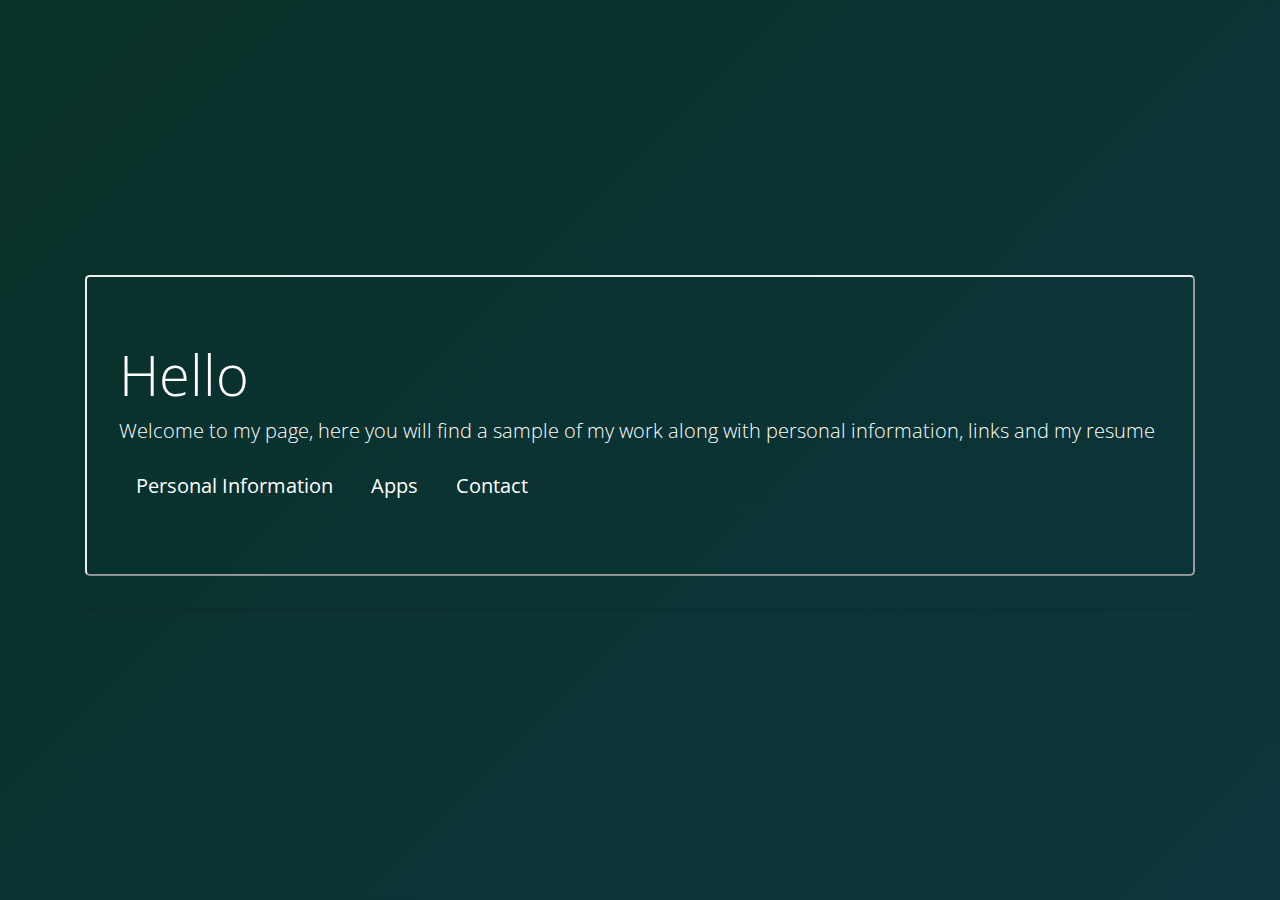
<file: index.html>
<!DOCTYPE html>
<html lang="en-us">

<head>
    <meta charset="UTF-8">
    </meta>
    <title>Sara Martinez</title>

    <!--Bootstrap links-->
    <link rel="stylesheet" href="https://stackpath.bootstrapcdn.com/bootstrap/4.4.1/css/bootstrap.min.css"
        integrity="sha384-Vkoo8x4CGsO3+Hhxv8T/Q5PaXtkKtu6ug5TOeNV6gBiFeWPGFN9MuhOf23Q9Ifjh" crossorigin="anonymous">
    <link rel="stylesheet" type="text/css" href="./styles/button.css">
    <link rel="stylesheet" type="text/css" href="./styles/index.css">
    <!--Google Fonts-->
    <link href="https://fonts.googleapis.com/css?family=Open+Sans+Condensed:300&display=swap" rel="stylesheet">
</head>

<body>
    <br>
    <div class="container" id="container">
        <div class="jumbotron" id="jumbotron">
            <h2 class="display-4">Hello</h2>
            <p class="lead">Welcome to my page, here you will find a sample of my work along with personal information,
                links and my resume</p>

            <a class="btn btn-lg" href="personal.html" role="button" id="button"> Personal Information</a>
            <a class="btn btn-lg" href="apps.html" role="button" id="button"> Apps</a>
            <a class="btn btn-lg" href="contact.html" role="button" id="button"> Contact</a>

            <!--jumbotron ending tag-->
        </div>
        <hr>
        <div class="container" id="footer">
               
            </div>
        <!--container ending tag-->
    </div>





    <script src="https://code.jquery.com/jquery-3.4.1.slim.min.js"
        integrity="sha384-J6qa4849blE2+poT4WnyKhv5vZF5SrPo0iEjwBvKU7imGFAV0wwj1yYfoRSJoZ+n"
        crossorigin="anonymous"></script>
    <script src="https://cdn.jsdelivr.net/npm/popper.js@1.16.0/dist/umd/popper.min.js"
        integrity="sha384-Q6E9RHvbIyZFJoft+2mJbHaEWldlvI9IOYy5n3zV9zzTtmI3UksdQRVvoxMfooAo"
        crossorigin="anonymous"></script>
    <script src="https://stackpath.bootstrapcdn.com/bootstrap/4.4.1/js/bootstrap.min.js"
        integrity="sha384-wfSDF2E50Y2D1uUdj0O3uMBJnjuUD4Ih7YwaYd1iqfktj0Uod8GCExl3Og8ifwB6"
        crossorigin="anonymous"></script>

</body>

</html>
</file>
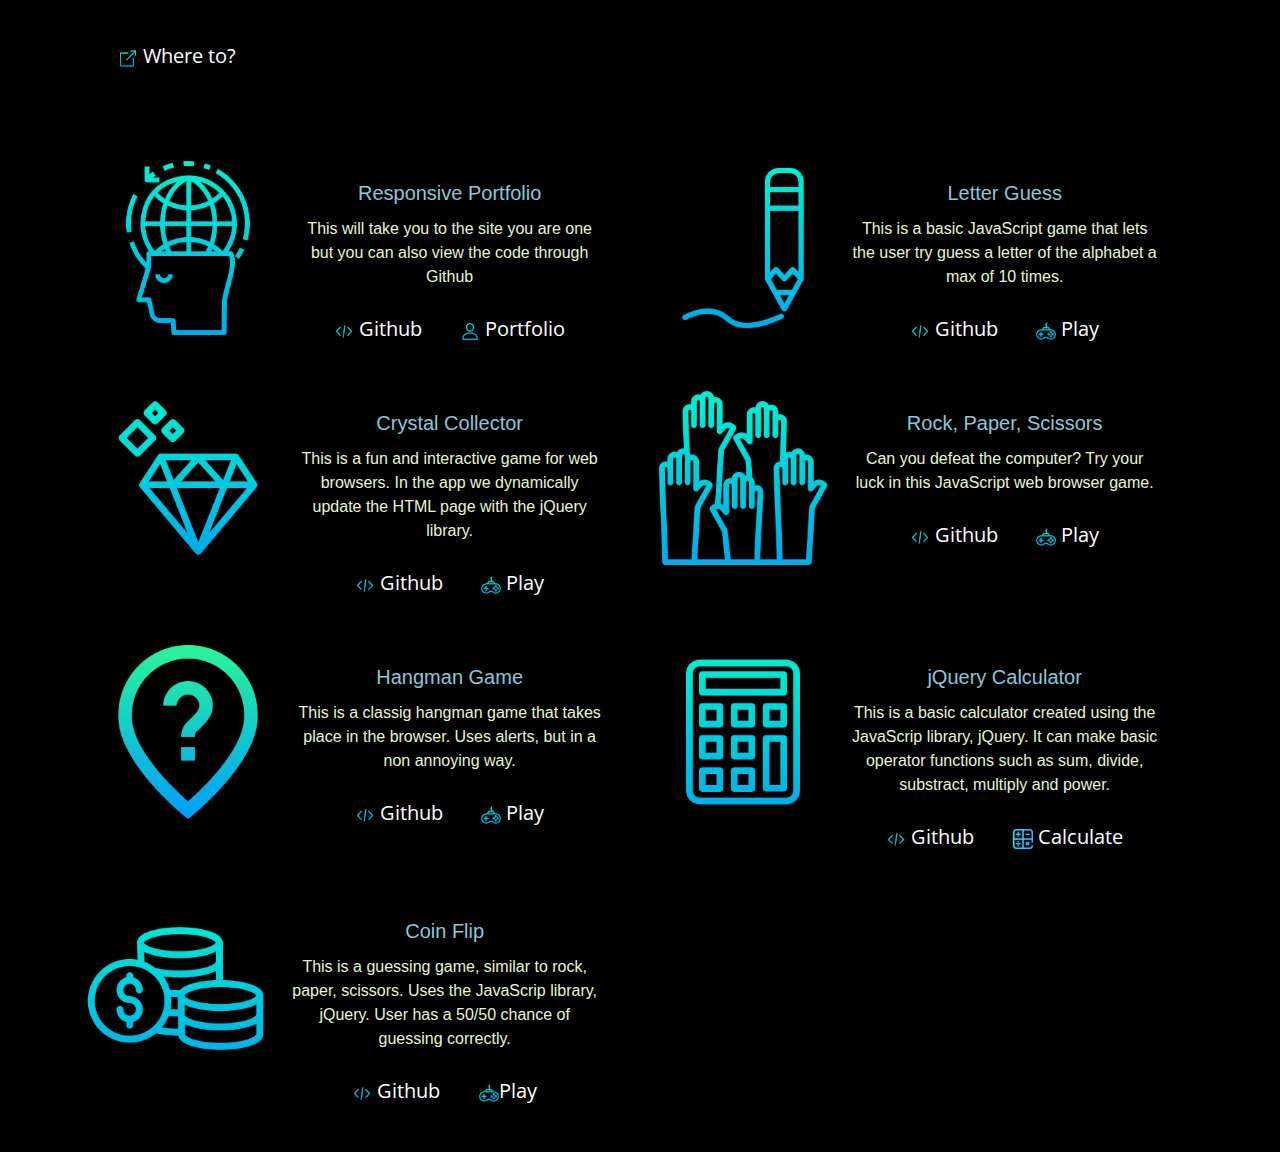
<file: apps.html>
<!DOCTYPE html>
<html lang="en-us">

<head>
    <meta charset="UTF-8">
    </meta>
    <title>Sara Martinez</title>

    <!--Bootstrap links-->
    <link rel="stylesheet" href="https://stackpath.bootstrapcdn.com/bootstrap/4.4.1/css/bootstrap.min.css"
        integrity="sha384-Vkoo8x4CGsO3+Hhxv8T/Q5PaXtkKtu6ug5TOeNV6gBiFeWPGFN9MuhOf23Q9Ifjh" crossorigin="anonymous">
    <link rel="stylesheet" type="text/css" href="styles/button.css">
    <link rel="stylesheet" type="text/css" href="styles/app.css">

    <!--Google Fonts-->
    <link href="https://fonts.googleapis.com/css?family=Open+Sans+Condensed:300&display=swap" rel="stylesheet">
</head>

<body>
    <br>
    <div class="container" id="container">
        <div class="navbar">
            <button class="btn btn-lg" type="button" id="button" data-toggle="dropdown" aria-haspopup="true"
                aria-expanded="false"><img src="./images/export.png" width="20" height="20">
                Where to?
            </button>
            <div class="dropdown-menu" aria-labelledby="dropdownMenu2" id="menu">
                <a class="btn btn-lg" href="./index.html" role="button" id="button"><img src="./images/main.png"
                        width="20" height="20"> Main</a>
                <a class="btn btn-lg" href="./personal.html" role="button" id="button"><img src="./images/user.png"
                        width="20" height="20"> Personal</a>

                <a class="btn btn-lg" href="./apps.html" role="button" id="button"><img src="./images/laptop.png"
                        width="20" height="20"> Apps</a>

                <a class="btn btn-lg" href="./contact.html" role="button" id="button"><img
                        src="./images/contact-book.png" width="20" height="20"> Contact</a>
            </div>
        </div>
        <br>
        <br>
        <br>
        <div class="container">
            <div class="row">
                <div class="col-lg-6">
                    <div class="card mb-3" style="max-width: 540px;" id="appcontainer">
                        <div class="row no-gutters">
                            <div class="col-md-4">
                                <img src="./images/globalization.png" class="card-img">
                            </div>
                            <div class="col-md-8">
                                <div class="card-body">
                                    <h5 class="card-title" id="cardtitle">Responsive Portfolio</h5>
                                    <p class="card-text">This will take you to the site you are one but you can also
                                        view the code through Github</p>


                                    <a class="btn btn-lg" target="_blank"
                                        href="https://github.com/CookieChef/Sara_M.git" role="button" id="button"><img
                                            src="./images/coding.png" width="20" height="20"> Github</a>

                                    <a class="btn btn-lg" target="_blank" href="https://cookiechef.github.io/Sara_M/."
                                        role="button" id="button"><img src="./images/user.png" width="20" height="20">
                                        Portfolio</a>

                                </div>
                            </div>
                        </div>
                    </div>
                </div>
                <div class="col-lg-6">
                    <div class="card mb-3" style="max-width: 540px;" id="appcontainer">
                        <div class="row no-gutters">
                            <div class="col-md-4">
                                <img src="./images/pencil.png" class="card-img">
                            </div>
                            <div class="col-md-8">
                                <div class="card-body">
                                    <h5 class="card-title" id="cardtitle">Letter Guess</h5>
                                    <p class="card-text">This is a basic JavaScript game that lets the user try guess a
                                        letter of the alphabet a max of 10 times.</p>
                                    <a class="btn btn-lg" target="_blank"
                                        href="https://github.com/CookieChef/Letter-Guess.git" role="button"
                                        id="button"><img src="./images/coding.png" width="20" height="20"> Github</a>

                                    <a class="btn btn-lg" target="_blank"
                                        href="https://cookiechef.github.io/Letter-Guess/" role="button" id="button"><img
                                            src="./images/gamepad.png" width="20" height="20"> Play</a>
                                </div>
                            </div>
                        </div>
                    </div>
                </div>
            </div>

            <div class="row">
                <div class="col-lg-6">
                    <div class="card mb-3" style="max-width: 540px;" id="appcontainer">
                        <div class="row no-gutters">
                            <div class="col-md-4">
                                <img src="./images/diamond (1).png" class="card-img">
                            </div>
                            <div class="col-md-8">
                                <div class="card-body">
                                    <h5 class="card-title" id="cardtitle">Crystal Collector</h5>
                                    <p class="card-text">This is a fun and interactive game for web browsers. In the
                                        app we dynamically update the HTML page with the jQuery library. </p>
                                    <a class="btn btn-lg" target="_blank"
                                        href="https://github.com/CookieChef/Crystal_Game.git" role="button"
                                        id="button"><img src="./images/coding.png" width="20" height="20"> Github</a>

                                    <a class="btn btn-lg" target="_blank"
                                        href="https://cookiechef.github.io/Crystal_Game/" role="button" id="button"><img
                                            src="./images/gamepad.png" width="20" height="20"> Play</a>
                                </div>
                            </div>
                        </div>
                    </div>
                </div>
                <div class="col-lg-6">
                    <div class="card mb-3" style="max-width: 540px;" id="appcontainer">
                        <div class="row no-gutters">
                            <div class="col-md-4">
                                <img src="./images/hands-up.png" class="card-img">
                            </div>
                            <div class="col-md-8">
                                <div class="card-body">
                                    <h5 class="card-title" id="cardtitle">Rock, Paper, Scissors</h5>
                                    <p class="card-text">Can you defeat the computer? Try your luck in this JavaScript web browser game.</p>

                                    <a class="btn btn-lg" target="_blank"
                                        href="https://github.com/CookieChef/Rock_Paper_Scissors.git" role="button"
                                        id="button"><img src="./images/coding.png" width="20" height="20"> Github</a>

                                    <a class="btn btn-lg" target="_blank"
                                        href="https://cookiechef.github.io/Rock_Paper_Scissors/" role="button" id="button"><img
                                            src="./images/gamepad.png" width="20" height="20"> Play</a>
                                </div>
                            </div>
                        </div>
                    </div>
                </div>

            </div>
            <div class="row">
                <div class="col-lg-6">
                    <div class="card mb-3" style="max-width: 540px;" id="appcontainer">
                        <div class="row no-gutters">
                            <div class="col-md-4">
                                <img src="./images/question.png" class="card-img">
                            </div>
                            <div class="col-md-8">
                                <div class="card-body">
                                    <h5 class="card-title" id="cardtitle">Hangman Game</h5>
                                    <p class="card-text">This is a classig hangman game that takes place in the browser. Uses alerts, but in a non annoying way.</p>
                                    <a class="btn btn-lg" target="_blank"
                                        href="https://github.com/CookieChef/Hangman.git" role="button" id="button"><img
                                            src="./images/coding.png" width="20" height="20"> Github</a>

                                    <a class="btn btn-lg" target="_blank" href="https://cookiechef.github.io/Hangman/"
                                        role="button" id="button"><img src="./images/gamepad.png" width="20" height="20">
                                        Play</a>

                                </div>
                            </div>
                        </div>
                    </div>
                </div>
                 <div class="col-lg-6">
                    <div class="card mb-3" style="max-width: 540px;" id="appcontainer">
                        <div class="row no-gutters">
                            <div class="col-md-4">
                                <img src="./images/calculator_gradient.png" class="card-img">
                            </div>
                            <div class="col-md-8">
                                <div class="card-body">
                                    <h5 class="card-title" id="cardtitle">jQuery Calculator</h5>
                                    <p class="card-text">This is a basic calculator created using the JavaScrip library, jQuery. It can make basic operator functions such as sum, divide, substract, multiply and power.</p>
                                    <a class="btn btn-lg" target="_blank"
                                        href="https://github.com/CookieChef/jQuery_Calculator.git" role="button"
                                        id="button"><img src="./images/coding.png" width="20" height="20"> Github</a>

                                    <a class="btn btn-lg" target="_blank"
                                        href="https://cookiechef.github.io/jQuery_Calculator/" role="button" id="button"><img
                                            src="./images/calculate_symbols.png" width="20" height="20"> Calculate</a>
                                </div>
                            </div>
                        </div>
                    </div>
                </div> 
            </div>



        </div>
        <div class="row">
            <div class="col-lg-6">
                <div class="card mb-3" style="max-width: 540px;" id="appcontainer">
                    <div class="row no-gutters">
                        <div class="col-md-4">
                            <img src="./images/money.png" class="card-img">
                        </div>
                        <div class="col-md-8">
                            <div class="card-body">
                                <h5 class="card-title" id="cardtitle">Coin Flip</h5>
                                <p class="card-text">This is a guessing game, similar to rock, paper, scissors. Uses the JavaScrip library, jQuery. User has a 50/50 chance of guessing correctly.</p>
                                <a class="btn btn-lg" target="_blank"
                                    href="https://github.com/CookieChef/Coin_Toss.git" role="button" id="button"><img
                                        src="./images/coding.png" width="20" height="20"> Github</a>

                                <a class="btn btn-lg" target="_blank" href="https://cookiechef.github.io/Coin_Toss/"
                                    role="button" id="button"><img src="./images/gamepad.png" width="20" height="20">Play</a>

                            </div>
                        </div>
                    </div>
                </div>
            </div>
            <!--< <div class="col-lg-6">
                <div class="card mb-3" style="max-width: 540px;" id="appcontainer">
                    <div class="row no-gutters">
                        <div class="col-md-4">
                            <img src="./images/calculator_gradient.png" class="card-img">
                        </div>
                        <div class="col-md-8">
                            <div class="card-body">
                                <h5 class="card-title" id="cardtitle">jQuery Calculator</h5>
                                <p class="card-text">This is a basic calculator created using the JavaScrip library, jQuery. It can make basic operator functions such as sum, divide, substract, multiply and power.</p>
                                <a class="btn btn-lg" target="_blank"
                                    href="git@github.com:CookieChef/jQuery_Calculator.git" role="button"
                                    id="button"><img src="./images/coding.png" width="20" height="20"> Github</a>

                                <a class="btn btn-lg" target="_blank"
                                    href="https://cookiechef.github.io/jQuery_Calculator/" role="button" id="button"><img
                                        src="./images/gamepad.png" width="20" height="20"> Play</a>
                            </div>
                        </div>
                    </div>
                </div>
            </div> 
        </div> -->


        </div>





        <script src="https://code.jquery.com/jquery-3.4.1.slim.min.js"
            integrity="sha384-J6qa4849blE2+poT4WnyKhv5vZF5SrPo0iEjwBvKU7imGFAV0wwj1yYfoRSJoZ+n"
            crossorigin="anonymous"></script>
        <script src="https://cdn.jsdelivr.net/npm/popper.js@1.16.0/dist/umd/popper.min.js"
            integrity="sha384-Q6E9RHvbIyZFJoft+2mJbHaEWldlvI9IOYy5n3zV9zzTtmI3UksdQRVvoxMfooAo"
            crossorigin="anonymous"></script>
        <script src="https://stackpath.bootstrapcdn.com/bootstrap/4.4.1/js/bootstrap.min.js"
            integrity="sha384-wfSDF2E50Y2D1uUdj0O3uMBJnjuUD4Ih7YwaYd1iqfktj0Uod8GCExl3Og8ifwB6"
            crossorigin="anonymous"></script>

</body>

</html>
</file>
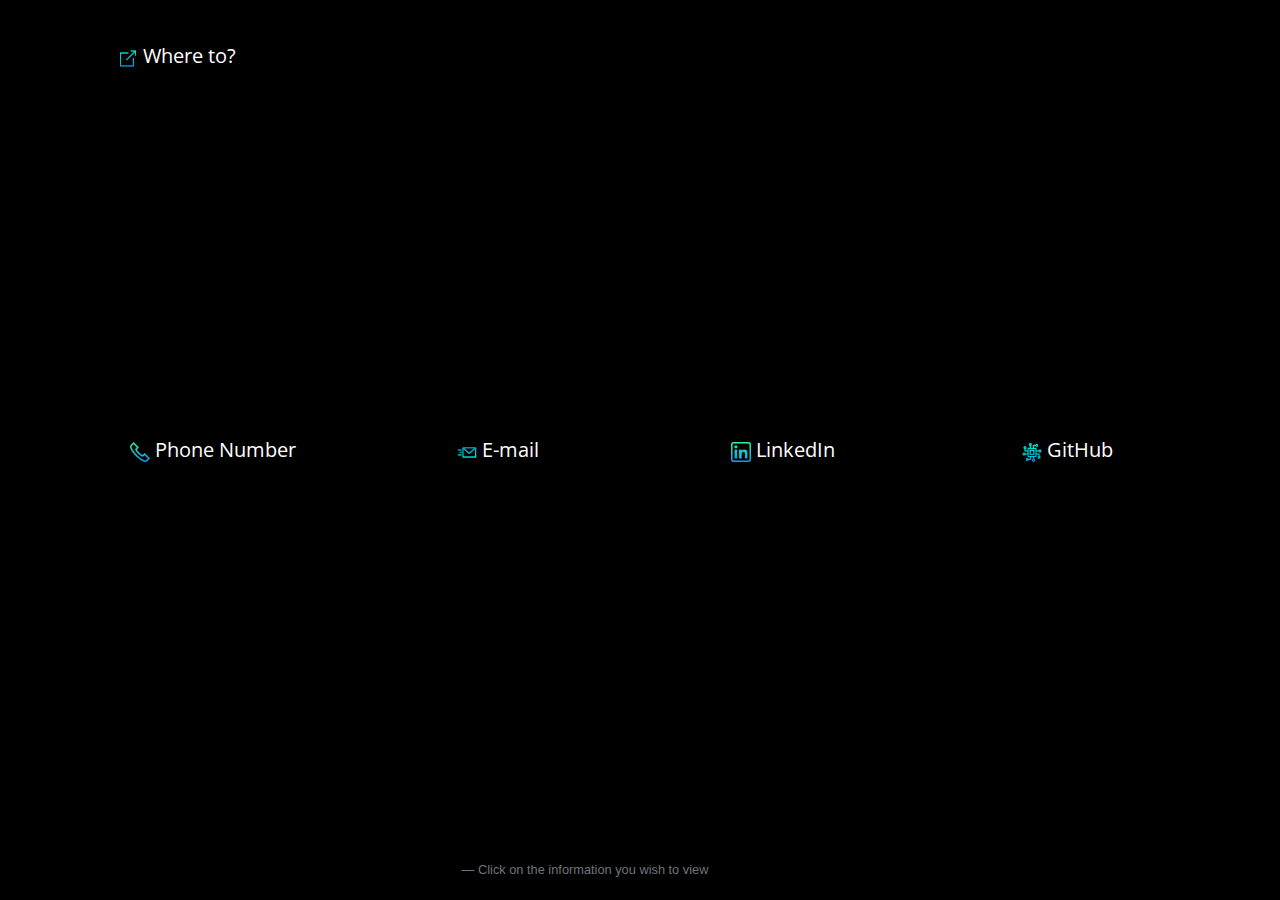
<file: contact.html>
<!DOCTYPE html>
<html lang="en-us">

<head>
    <meta charset="UTF-8">
    </meta>
    <title>Sara Martinez</title>

    <!--Bootstrap links-->
    <link rel="stylesheet" href="https://stackpath.bootstrapcdn.com/bootstrap/4.4.1/css/bootstrap.min.css"
        integrity="sha384-Vkoo8x4CGsO3+Hhxv8T/Q5PaXtkKtu6ug5TOeNV6gBiFeWPGFN9MuhOf23Q9Ifjh" crossorigin="anonymous">
    <link rel="stylesheet" type="text/css" href="./styles/button.css">
    <link rel="stylesheet" type="text/css" href="./styles/contact.css">

    <!--Google Fonts-->
    <link href="https://fonts.googleapis.com/css?family=Open+Sans+Condensed:300&display=swap" rel="stylesheet">
</head>

<body>
    <br>
    <div class="container" id="container">
        <div class="navbar">
            <button class="btn btn-lg" type="button" id="button" data-toggle="dropdown" aria-haspopup="true"
                aria-expanded="false"><img src="./images/export.png" width="20" height="20">
                Where to?
            </button>
            <div class="dropdown-menu" aria-labelledby="dropdownMenu2" id="menu">
                <a class="btn btn-lg" href="./index.html" role="button" id="button"><img src="./images/main.png"
                        width="20" height="20"> Main</a>
                <a class="btn btn-lg" href="./personal.html" role="button" id="button"><img src="./images/user.png"
                        width="20" height="20"> Personal</a>

                <a class="btn btn-lg" href="./apps.html" role="button" id="button"><img src="./images/laptop.png"
                        width="20" height="20"> Apps</a>

                <a class="btn btn-lg" href="./contact.html" role="button" id="button"><img
                        src="./images/contact-book.png" width="20" height="20"> Contact</a>
            </div>
        </div>
        <!--nav end-->
        
        <div class="container" id="card">
            <div class="row">
                <div class="col-sm-3">
                    <button class="btn btn-lg" type="button" id="button" data-toggle="dropdown" aria-haspopup="true"
                        aria-expanded="false"><img src="./images/telephone.png" width="20" height="20">
                        Phone Number
                    </button>
                    <div class="dropdown-menu" aria-labelledby="dropdownMenu2" id="menu">
                        <p id="window">Please reach out via e-mail</p>
                    </div>
                </div>
                <!--col 1 end -->
                <div class="col-sm-3">
                    <button class="btn btn-lg" type="button" id="button" data-toggle="dropdown" aria-haspopup="true"
                        aria-expanded="false"><img src="./images/message.png" width="20" height="20">
                        E-mail
                    </button>
                    <div class="dropdown-menu" aria-labelledby="dropdownMenu2" id="menu">
                        <p id="window">s_martinez_1990@outlook.com</p>
                    </div>
                </div>
                <!--col 2 end -->
                <div class="col-sm-3">
                    <button class="btn btn-lg" type="button" id="button" data-toggle="dropdown" aria-haspopup="true"
                        aria-expanded="false"><img src="./images/linkedin.png" width="20" height="20">
                        LinkedIn
                    </button>
                    <div class="dropdown-menu" aria-labelledby="dropdownMenu2" id="menu">
                        <a target="_blank"
                            href="https://www.linkedin.com/in/sara-martinez-900349184/detail/contact-info/"
                            id="window">linkedin.com/in/sara-martinez-900349184</a>
                    </div>
                </div>
                <!--col 3 end-->
                <div class="col-sm-3">
                    <button class="btn btn-lg" type="button" id="button" data-toggle="dropdown" aria-haspopup="true"
                        aria-expanded="false"><img src="./images/cpu.png" width="20" height="20">
                        GitHub
                    </button>
                    <div class="dropdown-menu" aria-labelledby="dropdownMenu2" id="menu">
                        <a target="_blank" href="https://github.com/CookieChef"
                            id="window">https://github.com/CookieChef</a>
                    </div>

                </div>
                <!--col 4 end-->


            </div>
            <!--row-->

            
        </div>
        <!--container-->

    </div>
    
    <!--main container ending tag-->
<div class="container" id="footer">
    <footer class="blockquote-footer" id="footer">Click on the information you wish to view </footer>
</div>
    

    <script src="https://code.jquery.com/jquery-3.4.1.slim.min.js"
        integrity="sha384-J6qa4849blE2+poT4WnyKhv5vZF5SrPo0iEjwBvKU7imGFAV0wwj1yYfoRSJoZ+n"
        crossorigin="anonymous"></script>
    <script src="https://cdn.jsdelivr.net/npm/popper.js@1.16.0/dist/umd/popper.min.js"
        integrity="sha384-Q6E9RHvbIyZFJoft+2mJbHaEWldlvI9IOYy5n3zV9zzTtmI3UksdQRVvoxMfooAo"
        crossorigin="anonymous"></script>
    <script src="https://stackpath.bootstrapcdn.com/bootstrap/4.4.1/js/bootstrap.min.js"
        integrity="sha384-wfSDF2E50Y2D1uUdj0O3uMBJnjuUD4Ih7YwaYd1iqfktj0Uod8GCExl3Og8ifwB6"
        crossorigin="anonymous"></script>

</body>

</html>
</file>
<file: styles/button.css>
#button {
    color: rgb(255, 255, 255);
    transition: all 0.3s;
    position: relative;
    font-family: 'Open Sans Condensed', sans-serif;
}
#button span {
    transition: all 0.3s;
}
#button::before {
    content: '';
    position: absolute;
    bottom: 0;
    left: 0;
    width: 100%;
    height: 100%;
    z-index: 1;
    opacity: 0;
    transition: all 0.3s;
    border-top-width: 1px;
    border-bottom-width: 1px;
    border-top-style: solid;
    border-bottom-style: solid;
    border-top-color: #BFD4E6;
    border-bottom-color: #BFD4E6;
    transform: scale(0.1, 1);
}
#button:hover span {
    letter-spacing: 2px;
}
#button:hover::before {
    opacity: 1; 
    transform: scale(1, 1); 
}
#button::after {
    content: '';
    position: absolute;
    bottom: 0;
    left: 0;
    width: 100%;
    height: 100%;
    z-index: 1;
    transition: all 0.3s;
    background-color:transparent;
}
#button:hover::after {
    opacity: 0; 
    transform: scale(0.1, 1);
}
</file>
<file: styles/index.css>
body{
    background-color: black;
    color: #E8F6D1;
    margin: 0;
	width: 100%;
	height: 100vh;
	font-family: 'Open Sans Condensed', sans-serif;
	color: #fff;
	background: linear-gradient(-45deg, #ee7752, #000000, #0e3644, #083128);
	background-size: 400% 400%;
	animation: gradientBG 15s ease infinite;
}
@keyframes gradientBG {
	0% {
		background-position: 0% 50%;
	}
	50% {
		background-position: 100% 50%;
	}
	100% {
		background-position: 0% 50%;
	}
}
#jumbotron {
	background-color: transparent;
	border: 2px outset rgb(238, 238, 238);
    
}
#container {
    position: relative; 
    margin: 0;
    position: absolute;
    top: 50%;
    left: 50%;
    margin-right: -50%;
    transform: translate(-50%, -50%)
}
#footer {
	color: rgb(218, 221, 214);
	position: absolute;
	bottom: 0;
	width: 100%;
	height: 2.5rem; 
}
</file>
<file: styles/app.css>
body{
    background-color: black;
    color: #E8F6D1;
    text-align: center;
}
#menu{
    background-color: transparent; 
}
#appcontainer{
    background-color: transparent; 
}
#cardtitle{
    color:rgb(138, 199, 218);
}
</file>
<file: styles/contact.css>
body{
    background-color: black;
    color: #E8F6D1;
    text-align: center;
}
#menu{
    background-color: transparent; 
     
}
#card{
    position: relative; 
    margin: 0;
    position: absolute;
    top: 50%;
    left: 50%;
    margin-right: -50%;
    transform: translate(-50%, -50%);
    background-color: transparent;
    text-align: center;
}
#accordionExample{
    background-color: transparent;
}
#headingOne, #headingTwo{
    background-color: transparent;
}
#window{
    color:#E8F6D1;
}
#footer{
    position: absolute;
    bottom: 0;
    width: 100%;
    height: 2.5rem; 
}
</file>
